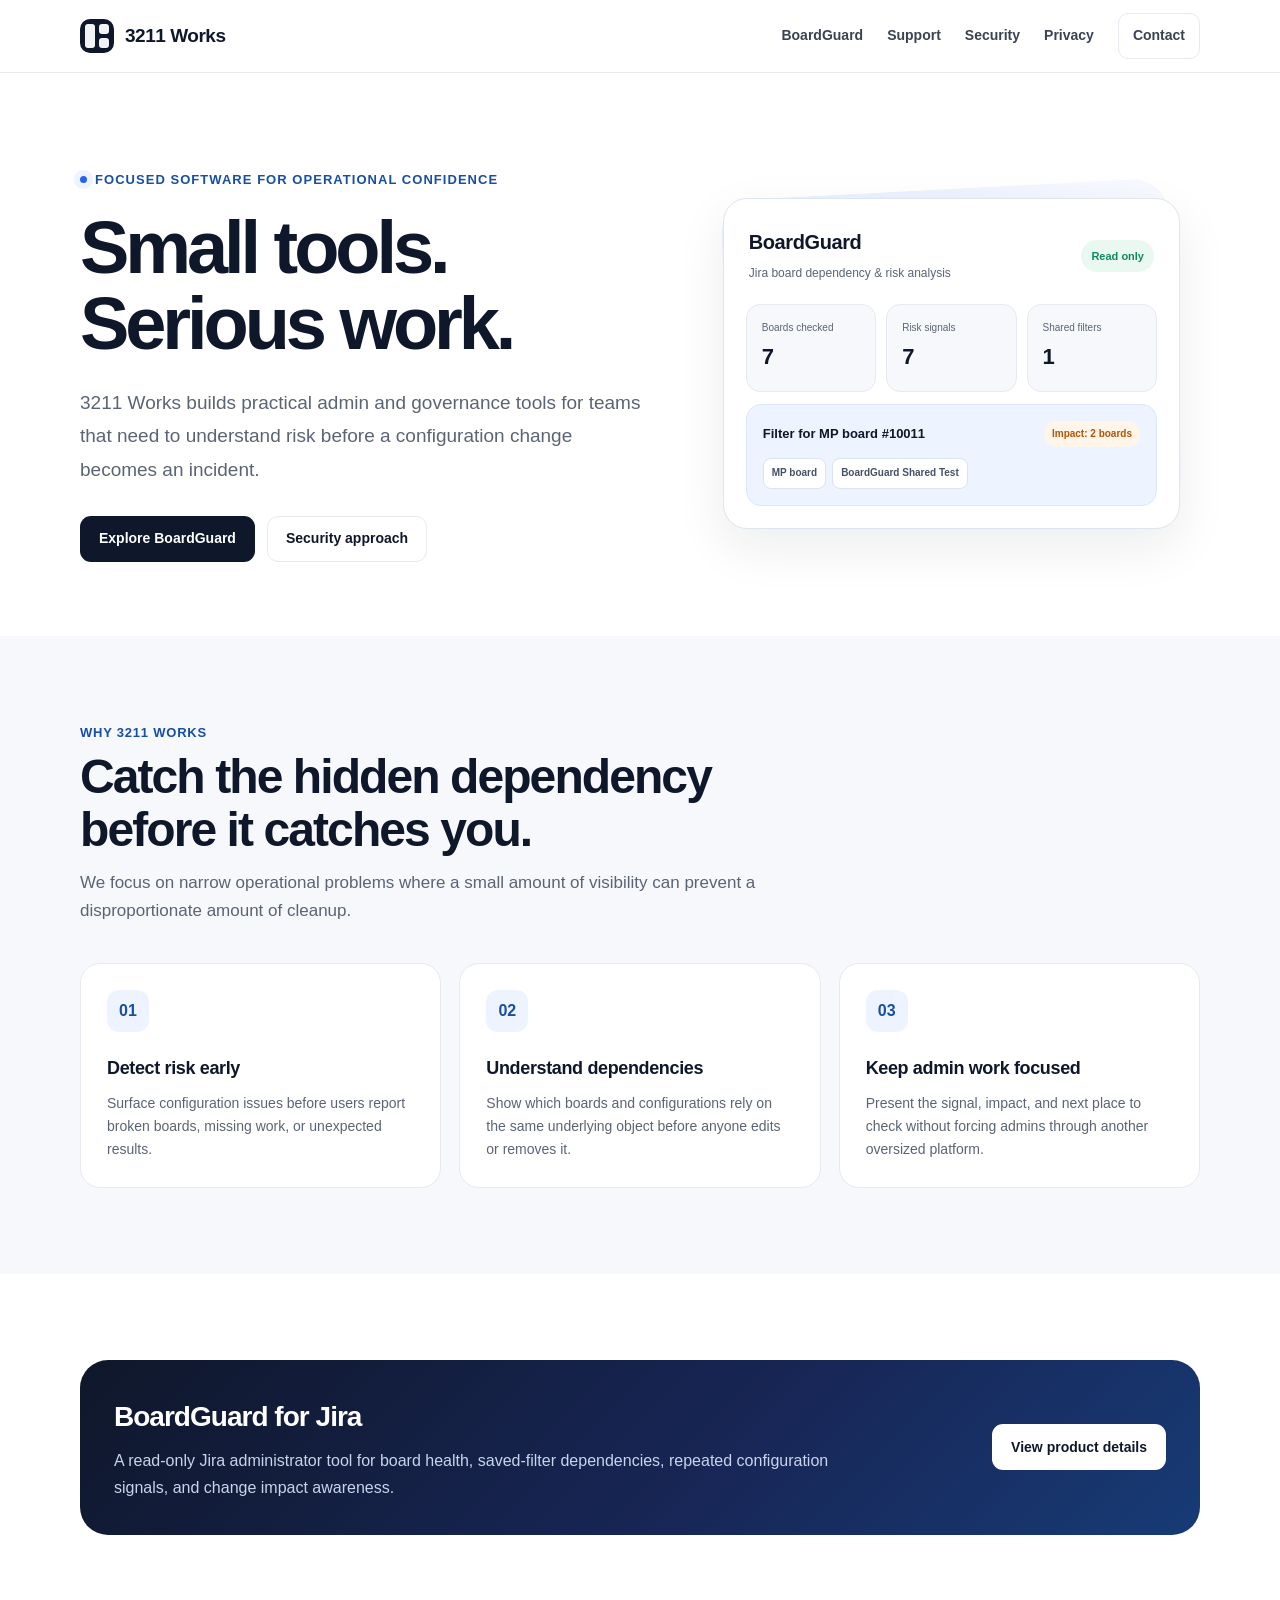
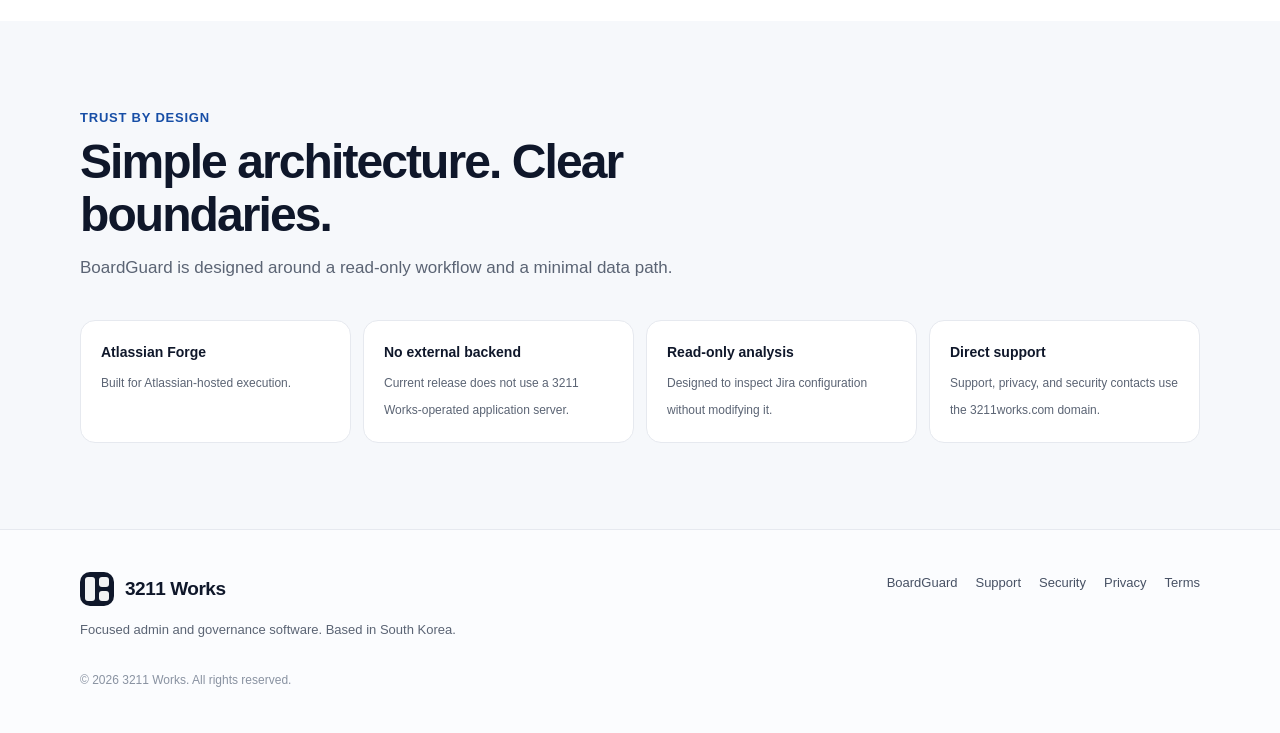
<file: 3211works-site/index.html>
<!doctype html>
<html lang="en">
<head>
  <meta charset="utf-8">
  <meta name="viewport" content="width=device-width, initial-scale=1">
  <title>3211 Works — Focused tools for safer work</title>
  <meta name="description" content="3211 Works creates focused admin and governance tools that help teams detect risks, understand dependencies, and work with confidence.">
  <link rel="stylesheet" href="styles.css">
</head>
<body>
<header class="site-header">
  <div class="container nav">
    <a class="brand" href="index.html" aria-label="3211 Works home">
      <span class="brand-mark" aria-hidden="true"><i></i><i></i><i></i></span>
      <span class="brand-name">3211 Works</span>
    </a>
    <nav class="nav-links" aria-label="Primary navigation">
      <a href="boardguard.html">BoardGuard</a>
      <a href="support.html">Support</a>
      <a href="security.html">Security</a>
      <a href="privacy.html">Privacy</a>
      <a class="nav-cta" href="mailto:support@3211works.com">Contact</a>
    </nav>
  </div>
</header>

<main>
  <section class="hero">
    <div class="container hero-grid">
      <div>
        <div class="eyebrow"><span class="eyebrow-dot"></span>Focused software for operational confidence</div>
        <h1>Small tools.<br>Serious work.</h1>
        <p>3211 Works builds practical admin and governance tools for teams that need to understand risk before a configuration change becomes an incident.</p>
        <div class="actions">
          <a class="button primary" href="boardguard.html">Explore BoardGuard</a>
          <a class="button secondary" href="security.html">Security approach</a>
        </div>
      </div>
      <div class="product-visual" aria-label="BoardGuard product concept">
        <div class="dashboard">
          <div class="dash-head">
            <div class="dash-title"><strong>BoardGuard</strong><span>Jira board dependency &amp; risk analysis</span></div>
            <span class="status-pill">Read only</span>
          </div>
          <div class="metric-grid">
            <div class="metric"><small>Boards checked</small><strong>7</strong></div>
            <div class="metric"><small>Risk signals</small><strong>7</strong></div>
            <div class="metric"><small>Shared filters</small><strong>1</strong></div>
          </div>
          <div class="dependency">
            <div class="topline"><strong>Filter for MP board #10011</strong><span class="risk">Impact: 2 boards</span></div>
            <div class="board-tags"><span>MP board</span><span>BoardGuard Shared Test</span></div>
          </div>
        </div>
      </div>
    </div>
  </section>

  <section class="section soft">
    <div class="container">
      <div class="section-header">
        <div class="kicker">Why 3211 Works</div>
        <h2>Catch the hidden dependency before it catches you.</h2>
        <p>We focus on narrow operational problems where a small amount of visibility can prevent a disproportionate amount of cleanup.</p>
      </div>
      <div class="cards">
        <article class="card"><div class="card-icon">01</div><h3>Detect risk early</h3><p>Surface configuration issues before users report broken boards, missing work, or unexpected results.</p></article>
        <article class="card"><div class="card-icon">02</div><h3>Understand dependencies</h3><p>Show which boards and configurations rely on the same underlying object before anyone edits or removes it.</p></article>
        <article class="card"><div class="card-icon">03</div><h3>Keep admin work focused</h3><p>Present the signal, impact, and next place to check without forcing admins through another oversized platform.</p></article>
      </div>
    </div>
  </section>

  <section class="section">
    <div class="container">
      <div class="product-band">
        <div>
          <h3>BoardGuard for Jira</h3>
          <p>A read-only Jira administrator tool for board health, saved-filter dependencies, repeated configuration signals, and change impact awareness.</p>
        </div>
        <a class="button" href="boardguard.html">View product details</a>
      </div>
    </div>
  </section>

  <section class="section soft">
    <div class="container">
      <div class="section-header">
        <div class="kicker">Trust by design</div>
        <h2>Simple architecture. Clear boundaries.</h2>
        <p>BoardGuard is designed around a read-only workflow and a minimal data path.</p>
      </div>
      <div class="trust-grid">
        <div class="trust-item"><strong>Atlassian Forge</strong><span>Built for Atlassian-hosted execution.</span></div>
        <div class="trust-item"><strong>No external backend</strong><span>Current release does not use a 3211 Works-operated application server.</span></div>
        <div class="trust-item"><strong>Read-only analysis</strong><span>Designed to inspect Jira configuration without modifying it.</span></div>
        <div class="trust-item"><strong>Direct support</strong><span>Support, privacy, and security contacts use the 3211works.com domain.</span></div>
      </div>
    </div>
  </section>
</main>

<footer class="site-footer">
  <div class="container">
    <div class="footer-grid">
      <div class="footer-brand">
        <a class="brand" href="index.html"><span class="brand-mark" aria-hidden="true"><i></i><i></i><i></i></span><span class="brand-name">3211 Works</span></a>
        <p>Focused admin and governance software. Based in South Korea.</p>
      </div>
      <div class="footer-links">
        <a href="boardguard.html">BoardGuard</a><a href="support.html">Support</a><a href="security.html">Security</a><a href="privacy.html">Privacy</a><a href="terms.html">Terms</a>
      </div>
    </div>
    <div class="copyright">© 2026 3211 Works. All rights reserved.</div>
  </div>
</footer>
</body>
</html>
</file>
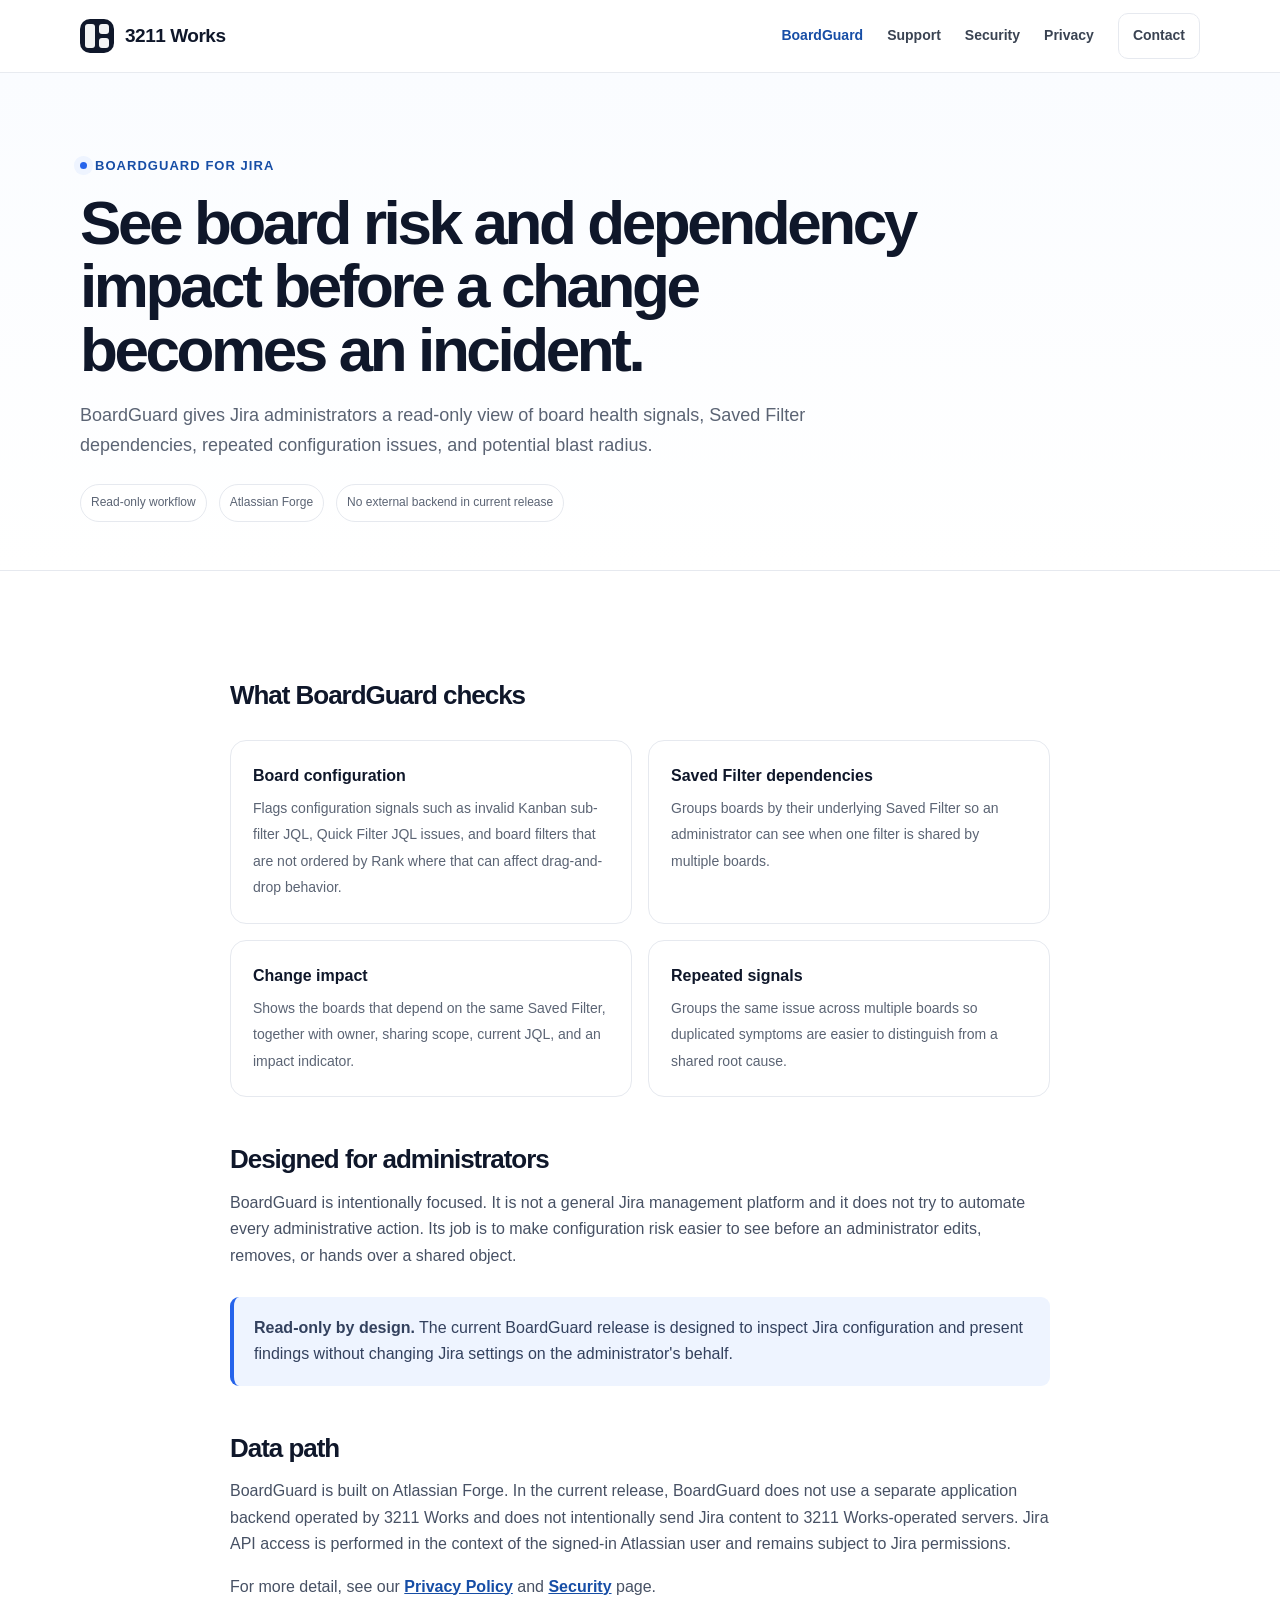
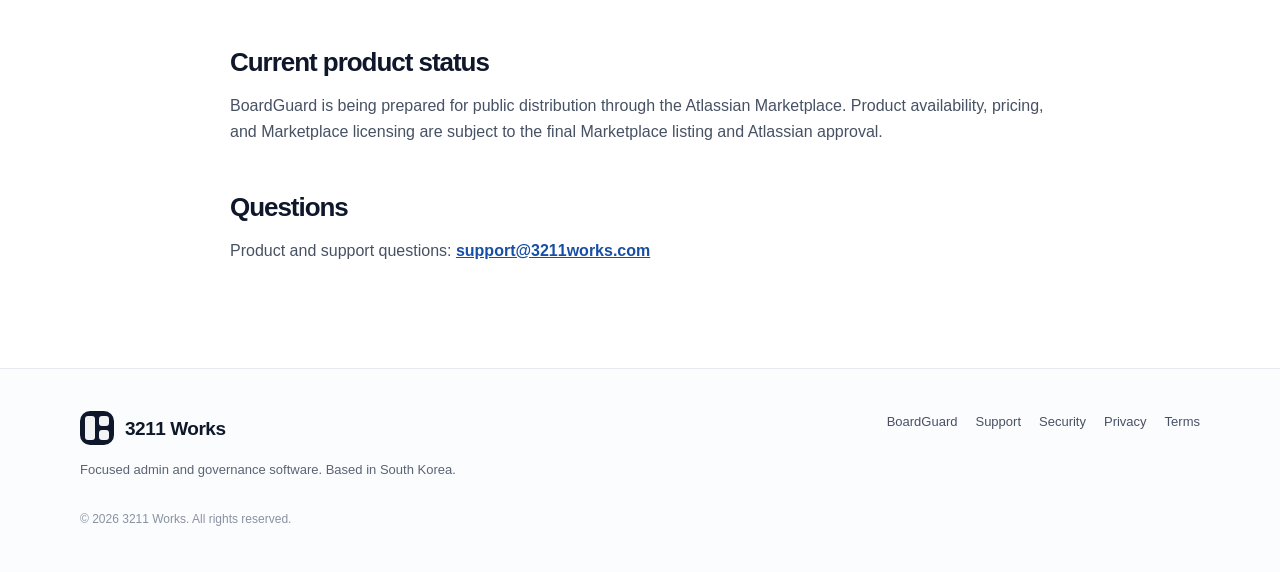
<file: 3211works-site/boardguard.html>
<!doctype html>
<html lang="en">
<head>
  <meta charset="utf-8">
  <meta name="viewport" content="width=device-width, initial-scale=1">
  <title>BoardGuard for Jira — 3211 Works</title>
  <meta name="description" content="BoardGuard is a read-only Jira administrator tool for board health, saved-filter dependencies, repeated configuration signals, and change impact awareness.">
  <link rel="stylesheet" href="styles.css">
</head>
<body>
<header class="site-header"><div class="container nav"><a class="brand" href="index.html"><span class="brand-mark" aria-hidden="true"><i></i><i></i><i></i></span><span class="brand-name">3211 Works</span></a><nav class="nav-links"><a href="boardguard.html" aria-current="page">BoardGuard</a><a href="support.html">Support</a><a href="security.html">Security</a><a href="privacy.html">Privacy</a><a class="nav-cta" href="mailto:support@3211works.com">Contact</a></nav></div></header>
<main>
  <section class="page-hero"><div class="container"><div class="eyebrow"><span class="eyebrow-dot"></span>BoardGuard for Jira</div><h1>See board risk and dependency impact before a change becomes an incident.</h1><p>BoardGuard gives Jira administrators a read-only view of board health signals, Saved Filter dependencies, repeated configuration issues, and potential blast radius.</p><div class="meta-row"><span class="meta-chip">Read-only workflow</span><span class="meta-chip">Atlassian Forge</span><span class="meta-chip">No external backend in current release</span></div></div></section>
  <div class="container prose">
    <h2>What BoardGuard checks</h2>
    <div class="spec-grid">
      <div class="spec"><strong>Board configuration</strong><span>Flags configuration signals such as invalid Kanban sub-filter JQL, Quick Filter JQL issues, and board filters that are not ordered by Rank where that can affect drag-and-drop behavior.</span></div>
      <div class="spec"><strong>Saved Filter dependencies</strong><span>Groups boards by their underlying Saved Filter so an administrator can see when one filter is shared by multiple boards.</span></div>
      <div class="spec"><strong>Change impact</strong><span>Shows the boards that depend on the same Saved Filter, together with owner, sharing scope, current JQL, and an impact indicator.</span></div>
      <div class="spec"><strong>Repeated signals</strong><span>Groups the same issue across multiple boards so duplicated symptoms are easier to distinguish from a shared root cause.</span></div>
    </div>

    <h2>Designed for administrators</h2>
    <p>BoardGuard is intentionally focused. It is not a general Jira management platform and it does not try to automate every administrative action. Its job is to make configuration risk easier to see before an administrator edits, removes, or hands over a shared object.</p>
    <div class="notice"><strong>Read-only by design.</strong> The current BoardGuard release is designed to inspect Jira configuration and present findings without changing Jira settings on the administrator's behalf.</div>

    <h2>Data path</h2>
    <p>BoardGuard is built on Atlassian Forge. In the current release, BoardGuard does not use a separate application backend operated by 3211 Works and does not intentionally send Jira content to 3211 Works-operated servers. Jira API access is performed in the context of the signed-in Atlassian user and remains subject to Jira permissions.</p>
    <p>For more detail, see our <a href="privacy.html">Privacy Policy</a> and <a href="security.html">Security</a> page.</p>

    <h2>Current product status</h2>
    <p>BoardGuard is being prepared for public distribution through the Atlassian Marketplace. Product availability, pricing, and Marketplace licensing are subject to the final Marketplace listing and Atlassian approval.</p>

    <h2>Questions</h2>
    <p>Product and support questions: <a href="mailto:support@3211works.com">support@3211works.com</a></p>
  </div>
</main>
<footer class="site-footer"><div class="container"><div class="footer-grid"><div class="footer-brand"><a class="brand" href="index.html"><span class="brand-mark" aria-hidden="true"><i></i><i></i><i></i></span><span class="brand-name">3211 Works</span></a><p>Focused admin and governance software. Based in South Korea.</p></div><div class="footer-links"><a href="boardguard.html">BoardGuard</a><a href="support.html">Support</a><a href="security.html">Security</a><a href="privacy.html">Privacy</a><a href="terms.html">Terms</a></div></div><div class="copyright">© 2026 3211 Works. All rights reserved.</div></div></footer>
</body>
</html>
</file>
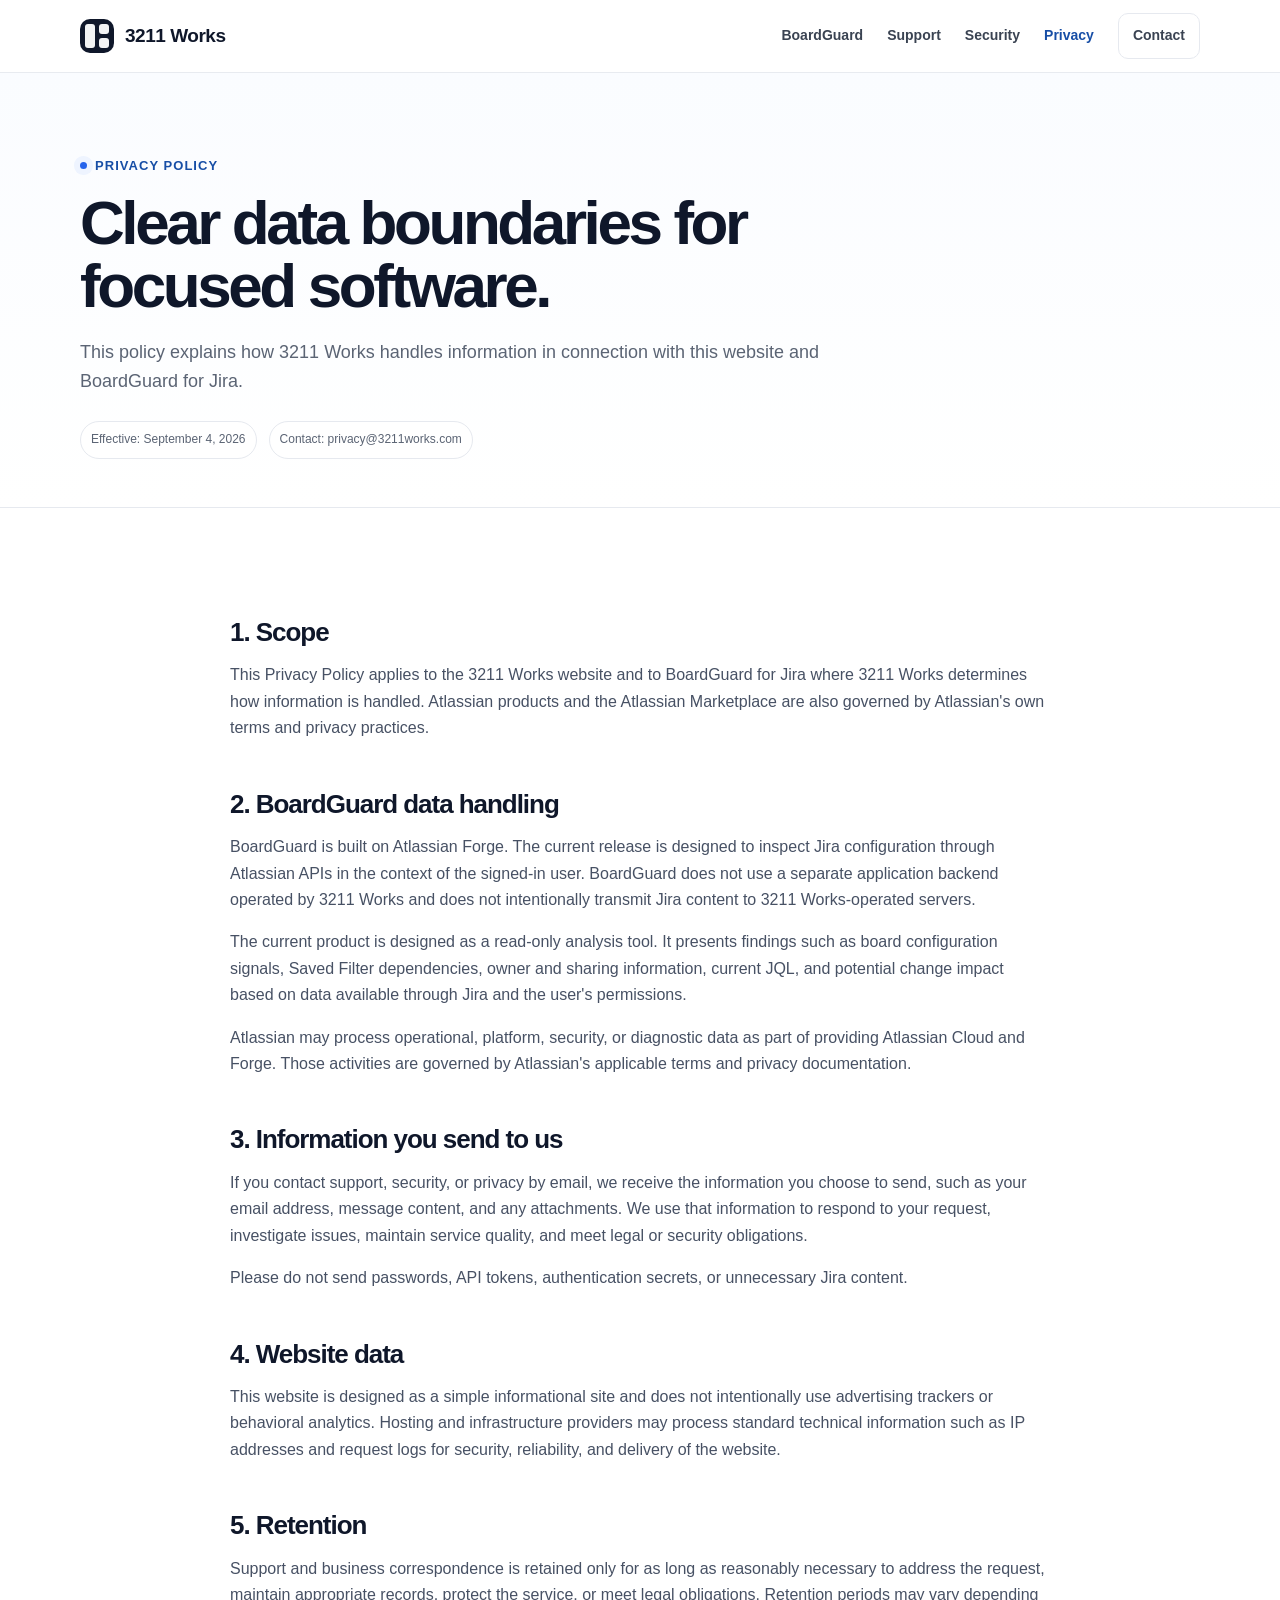
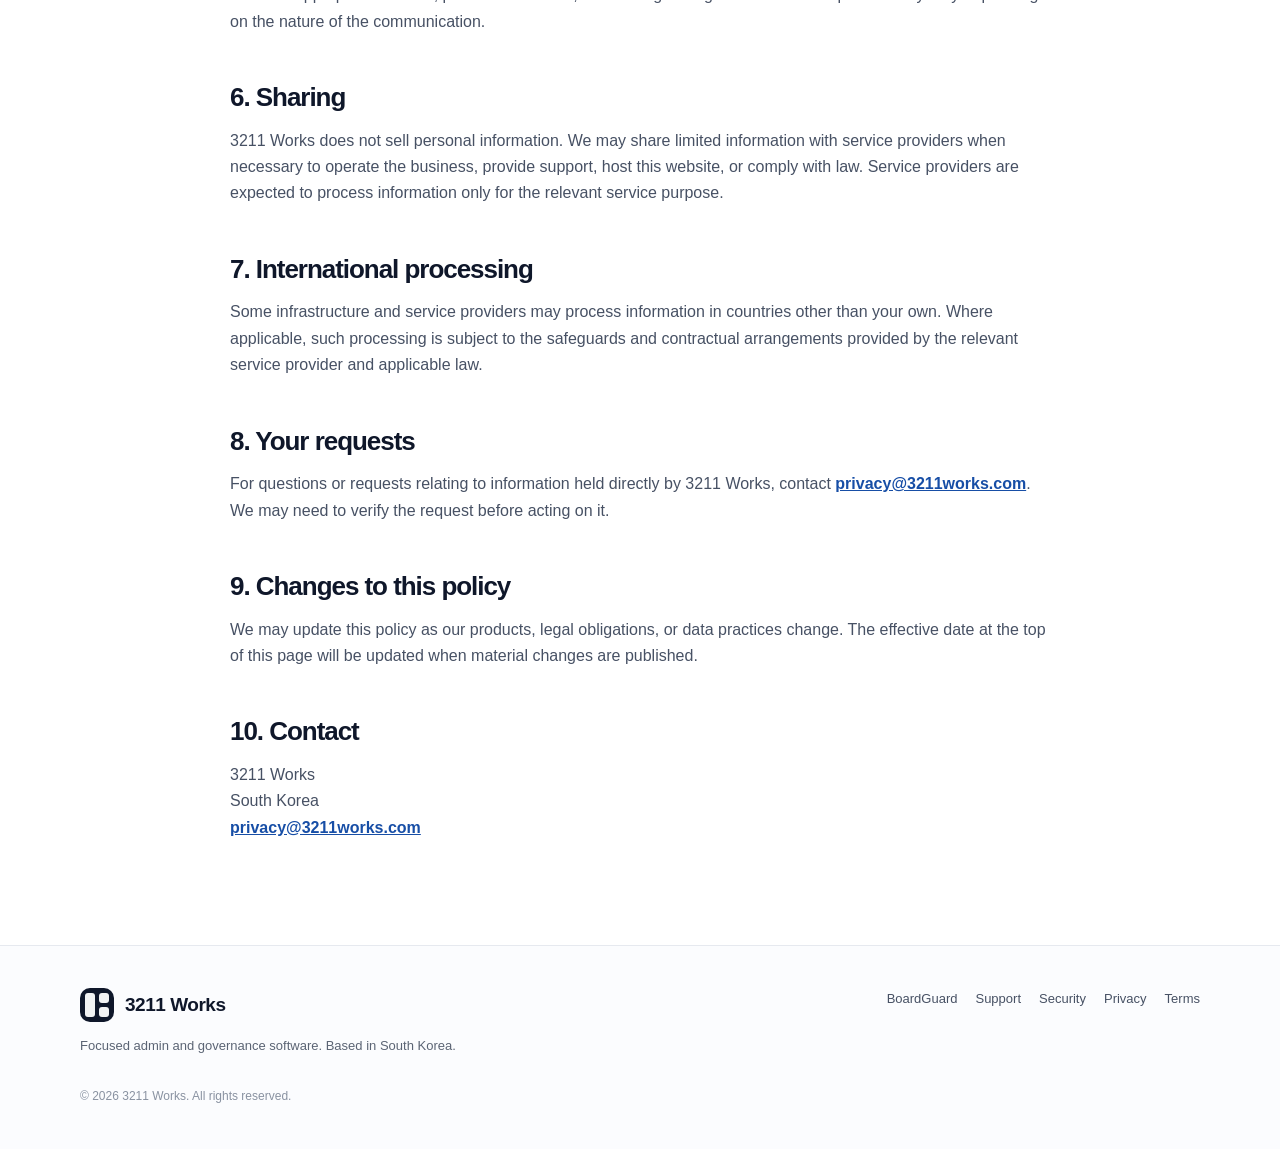
<file: 3211works-site/privacy.html>
<!doctype html>
<html lang="en">
<head>
  <meta charset="utf-8">
  <meta name="viewport" content="width=device-width, initial-scale=1">
  <title>Privacy Policy — 3211 Works</title>
  <meta name="description" content="Privacy Policy for 3211 Works and BoardGuard for Jira.">
  <link rel="stylesheet" href="styles.css">
</head>
<body>
<header class="site-header"><div class="container nav"><a class="brand" href="index.html"><span class="brand-mark" aria-hidden="true"><i></i><i></i><i></i></span><span class="brand-name">3211 Works</span></a><nav class="nav-links"><a href="boardguard.html">BoardGuard</a><a href="support.html">Support</a><a href="security.html">Security</a><a href="privacy.html" aria-current="page">Privacy</a><a class="nav-cta" href="mailto:privacy@3211works.com">Contact</a></nav></div></header>
<main>
  <section class="page-hero"><div class="container"><div class="eyebrow"><span class="eyebrow-dot"></span>Privacy Policy</div><h1>Clear data boundaries for focused software.</h1><p>This policy explains how 3211 Works handles information in connection with this website and BoardGuard for Jira.</p><div class="meta-row"><span class="meta-chip">Effective: September 4, 2026</span><span class="meta-chip">Contact: privacy@3211works.com</span></div></div></section>
  <div class="container prose">
    <h2>1. Scope</h2>
    <p>This Privacy Policy applies to the 3211 Works website and to BoardGuard for Jira where 3211 Works determines how information is handled. Atlassian products and the Atlassian Marketplace are also governed by Atlassian's own terms and privacy practices.</p>

    <h2>2. BoardGuard data handling</h2>
    <p>BoardGuard is built on Atlassian Forge. The current release is designed to inspect Jira configuration through Atlassian APIs in the context of the signed-in user. BoardGuard does not use a separate application backend operated by 3211 Works and does not intentionally transmit Jira content to 3211 Works-operated servers.</p>
    <p>The current product is designed as a read-only analysis tool. It presents findings such as board configuration signals, Saved Filter dependencies, owner and sharing information, current JQL, and potential change impact based on data available through Jira and the user's permissions.</p>
    <p>Atlassian may process operational, platform, security, or diagnostic data as part of providing Atlassian Cloud and Forge. Those activities are governed by Atlassian's applicable terms and privacy documentation.</p>

    <h2>3. Information you send to us</h2>
    <p>If you contact support, security, or privacy by email, we receive the information you choose to send, such as your email address, message content, and any attachments. We use that information to respond to your request, investigate issues, maintain service quality, and meet legal or security obligations.</p>
    <p>Please do not send passwords, API tokens, authentication secrets, or unnecessary Jira content.</p>

    <h2>4. Website data</h2>
    <p>This website is designed as a simple informational site and does not intentionally use advertising trackers or behavioral analytics. Hosting and infrastructure providers may process standard technical information such as IP addresses and request logs for security, reliability, and delivery of the website.</p>

    <h2>5. Retention</h2>
    <p>Support and business correspondence is retained only for as long as reasonably necessary to address the request, maintain appropriate records, protect the service, or meet legal obligations. Retention periods may vary depending on the nature of the communication.</p>

    <h2>6. Sharing</h2>
    <p>3211 Works does not sell personal information. We may share limited information with service providers when necessary to operate the business, provide support, host this website, or comply with law. Service providers are expected to process information only for the relevant service purpose.</p>

    <h2>7. International processing</h2>
    <p>Some infrastructure and service providers may process information in countries other than your own. Where applicable, such processing is subject to the safeguards and contractual arrangements provided by the relevant service provider and applicable law.</p>

    <h2>8. Your requests</h2>
    <p>For questions or requests relating to information held directly by 3211 Works, contact <a href="mailto:privacy@3211works.com">privacy@3211works.com</a>. We may need to verify the request before acting on it.</p>

    <h2>9. Changes to this policy</h2>
    <p>We may update this policy as our products, legal obligations, or data practices change. The effective date at the top of this page will be updated when material changes are published.</p>

    <h2>10. Contact</h2>
    <p>3211 Works<br>South Korea<br><a href="mailto:privacy@3211works.com">privacy@3211works.com</a></p>
  </div>
</main>
<footer class="site-footer"><div class="container"><div class="footer-grid"><div class="footer-brand"><a class="brand" href="index.html"><span class="brand-mark" aria-hidden="true"><i></i><i></i><i></i></span><span class="brand-name">3211 Works</span></a><p>Focused admin and governance software. Based in South Korea.</p></div><div class="footer-links"><a href="boardguard.html">BoardGuard</a><a href="support.html">Support</a><a href="security.html">Security</a><a href="privacy.html">Privacy</a><a href="terms.html">Terms</a></div></div><div class="copyright">© 2026 3211 Works. All rights reserved.</div></div></footer>
</body>
</html>
</file>
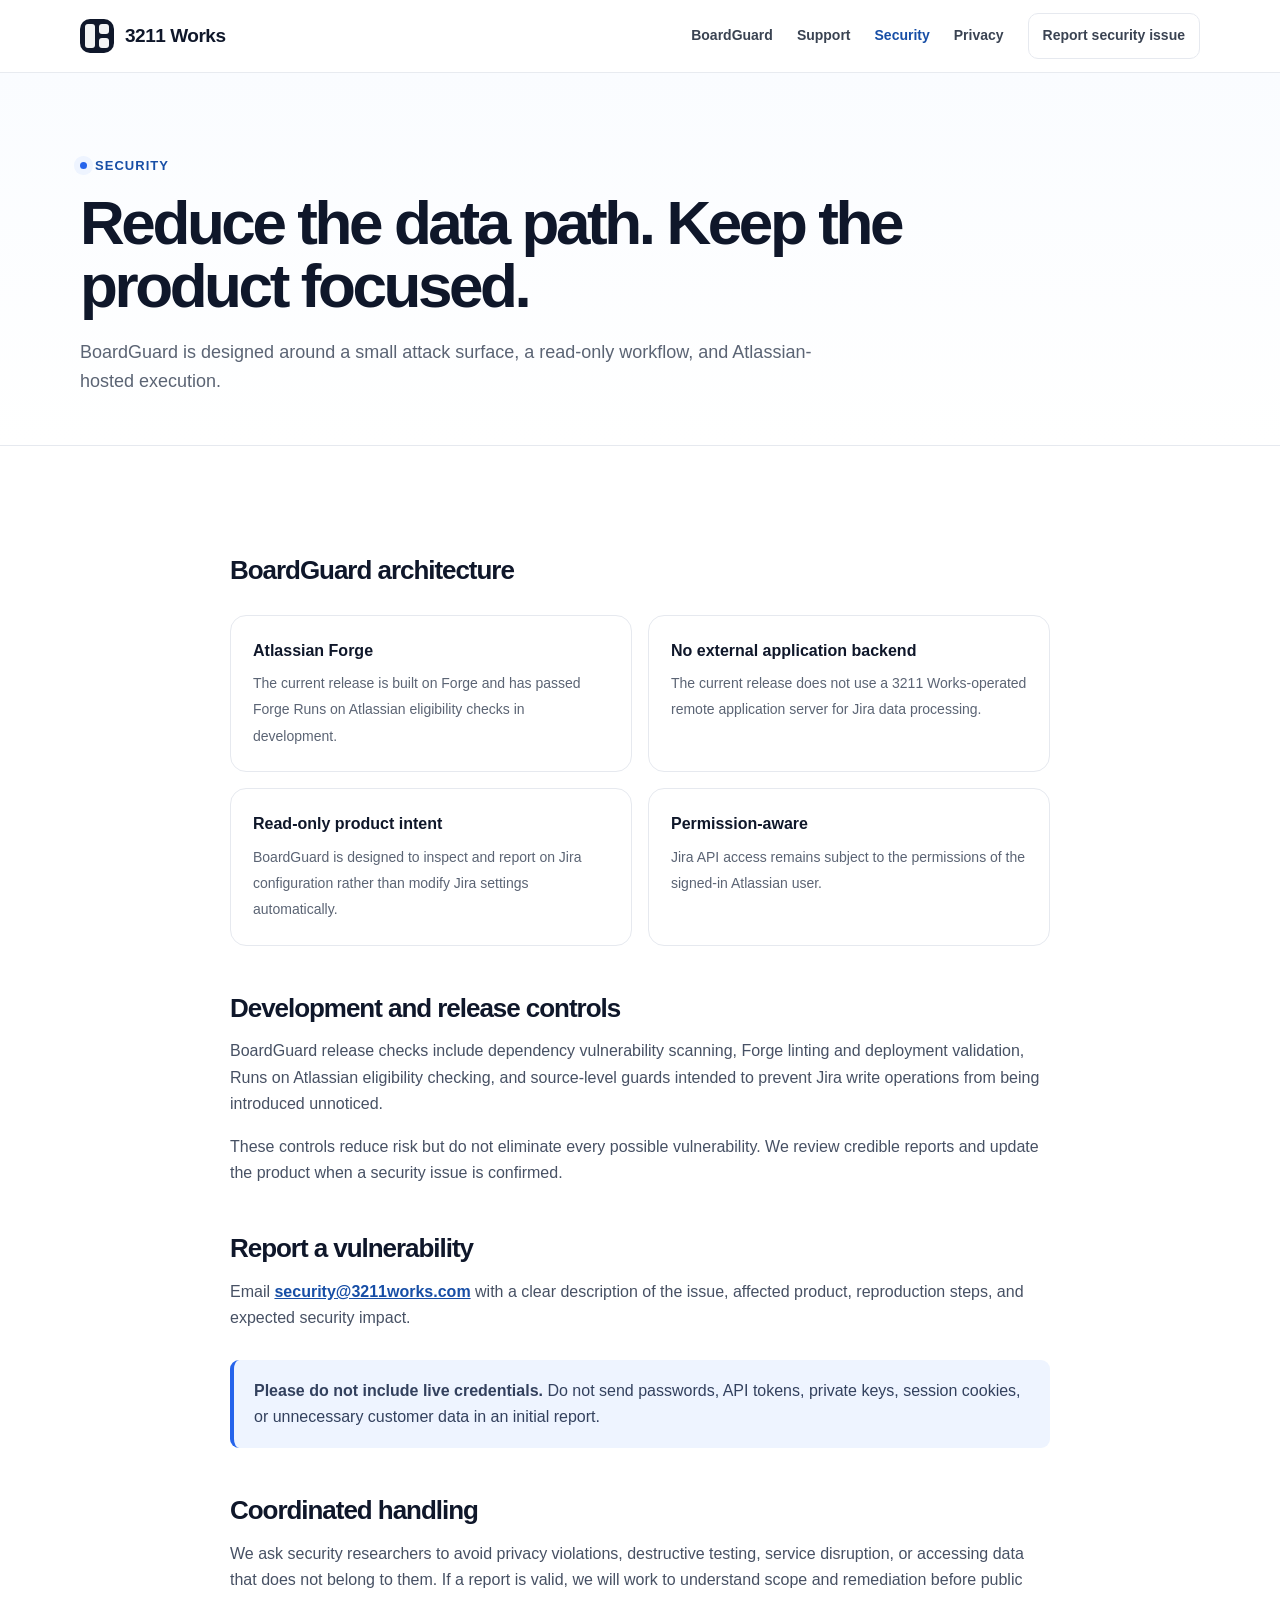
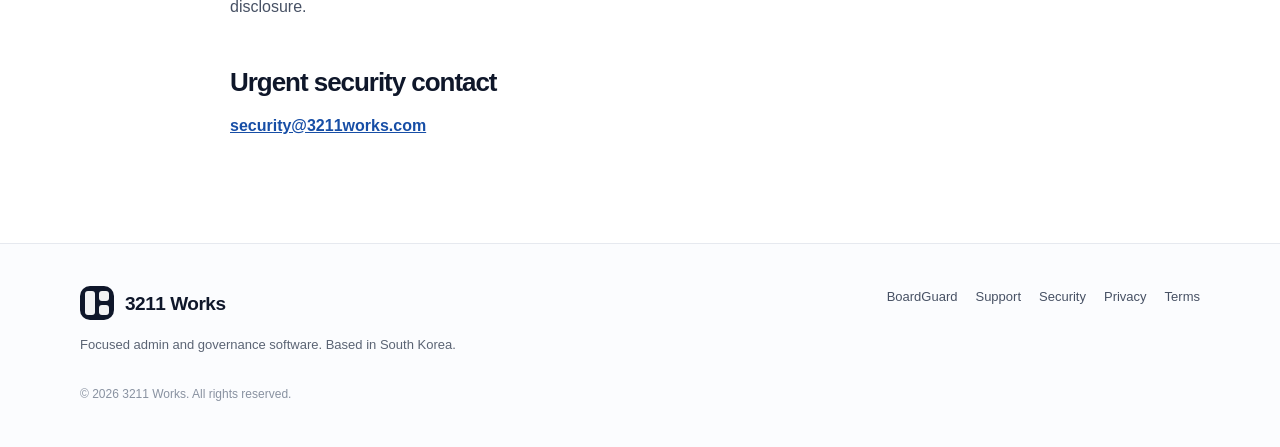
<file: 3211works-site/security.html>
<!doctype html>
<html lang="en">
<head>
  <meta charset="utf-8">
  <meta name="viewport" content="width=device-width, initial-scale=1">
  <title>Security — 3211 Works</title>
  <meta name="description" content="Security information and vulnerability reporting for 3211 Works and BoardGuard for Jira.">
  <link rel="stylesheet" href="styles.css">
</head>
<body>
<header class="site-header"><div class="container nav"><a class="brand" href="index.html"><span class="brand-mark" aria-hidden="true"><i></i><i></i><i></i></span><span class="brand-name">3211 Works</span></a><nav class="nav-links"><a href="boardguard.html">BoardGuard</a><a href="support.html">Support</a><a href="security.html" aria-current="page">Security</a><a href="privacy.html">Privacy</a><a class="nav-cta" href="mailto:security@3211works.com">Report security issue</a></nav></div></header>
<main>
  <section class="page-hero"><div class="container"><div class="eyebrow"><span class="eyebrow-dot"></span>Security</div><h1>Reduce the data path. Keep the product focused.</h1><p>BoardGuard is designed around a small attack surface, a read-only workflow, and Atlassian-hosted execution.</p></div></section>
  <div class="container prose">
    <h2>BoardGuard architecture</h2>
    <div class="spec-grid">
      <div class="spec"><strong>Atlassian Forge</strong><span>The current release is built on Forge and has passed Forge Runs on Atlassian eligibility checks in development.</span></div>
      <div class="spec"><strong>No external application backend</strong><span>The current release does not use a 3211 Works-operated remote application server for Jira data processing.</span></div>
      <div class="spec"><strong>Read-only product intent</strong><span>BoardGuard is designed to inspect and report on Jira configuration rather than modify Jira settings automatically.</span></div>
      <div class="spec"><strong>Permission-aware</strong><span>Jira API access remains subject to the permissions of the signed-in Atlassian user.</span></div>
    </div>

    <h2>Development and release controls</h2>
    <p>BoardGuard release checks include dependency vulnerability scanning, Forge linting and deployment validation, Runs on Atlassian eligibility checking, and source-level guards intended to prevent Jira write operations from being introduced unnoticed.</p>
    <p>These controls reduce risk but do not eliminate every possible vulnerability. We review credible reports and update the product when a security issue is confirmed.</p>

    <h2>Report a vulnerability</h2>
    <p>Email <a href="mailto:security@3211works.com">security@3211works.com</a> with a clear description of the issue, affected product, reproduction steps, and expected security impact.</p>
    <div class="notice"><strong>Please do not include live credentials.</strong> Do not send passwords, API tokens, private keys, session cookies, or unnecessary customer data in an initial report.</div>

    <h2>Coordinated handling</h2>
    <p>We ask security researchers to avoid privacy violations, destructive testing, service disruption, or accessing data that does not belong to them. If a report is valid, we will work to understand scope and remediation before public disclosure.</p>

    <h2>Urgent security contact</h2>
    <p><a href="mailto:security@3211works.com">security@3211works.com</a></p>
  </div>
</main>
<footer class="site-footer"><div class="container"><div class="footer-grid"><div class="footer-brand"><a class="brand" href="index.html"><span class="brand-mark" aria-hidden="true"><i></i><i></i><i></i></span><span class="brand-name">3211 Works</span></a><p>Focused admin and governance software. Based in South Korea.</p></div><div class="footer-links"><a href="boardguard.html">BoardGuard</a><a href="support.html">Support</a><a href="security.html">Security</a><a href="privacy.html">Privacy</a><a href="terms.html">Terms</a></div></div><div class="copyright">© 2026 3211 Works. All rights reserved.</div></div></footer>
</body>
</html>
</file>
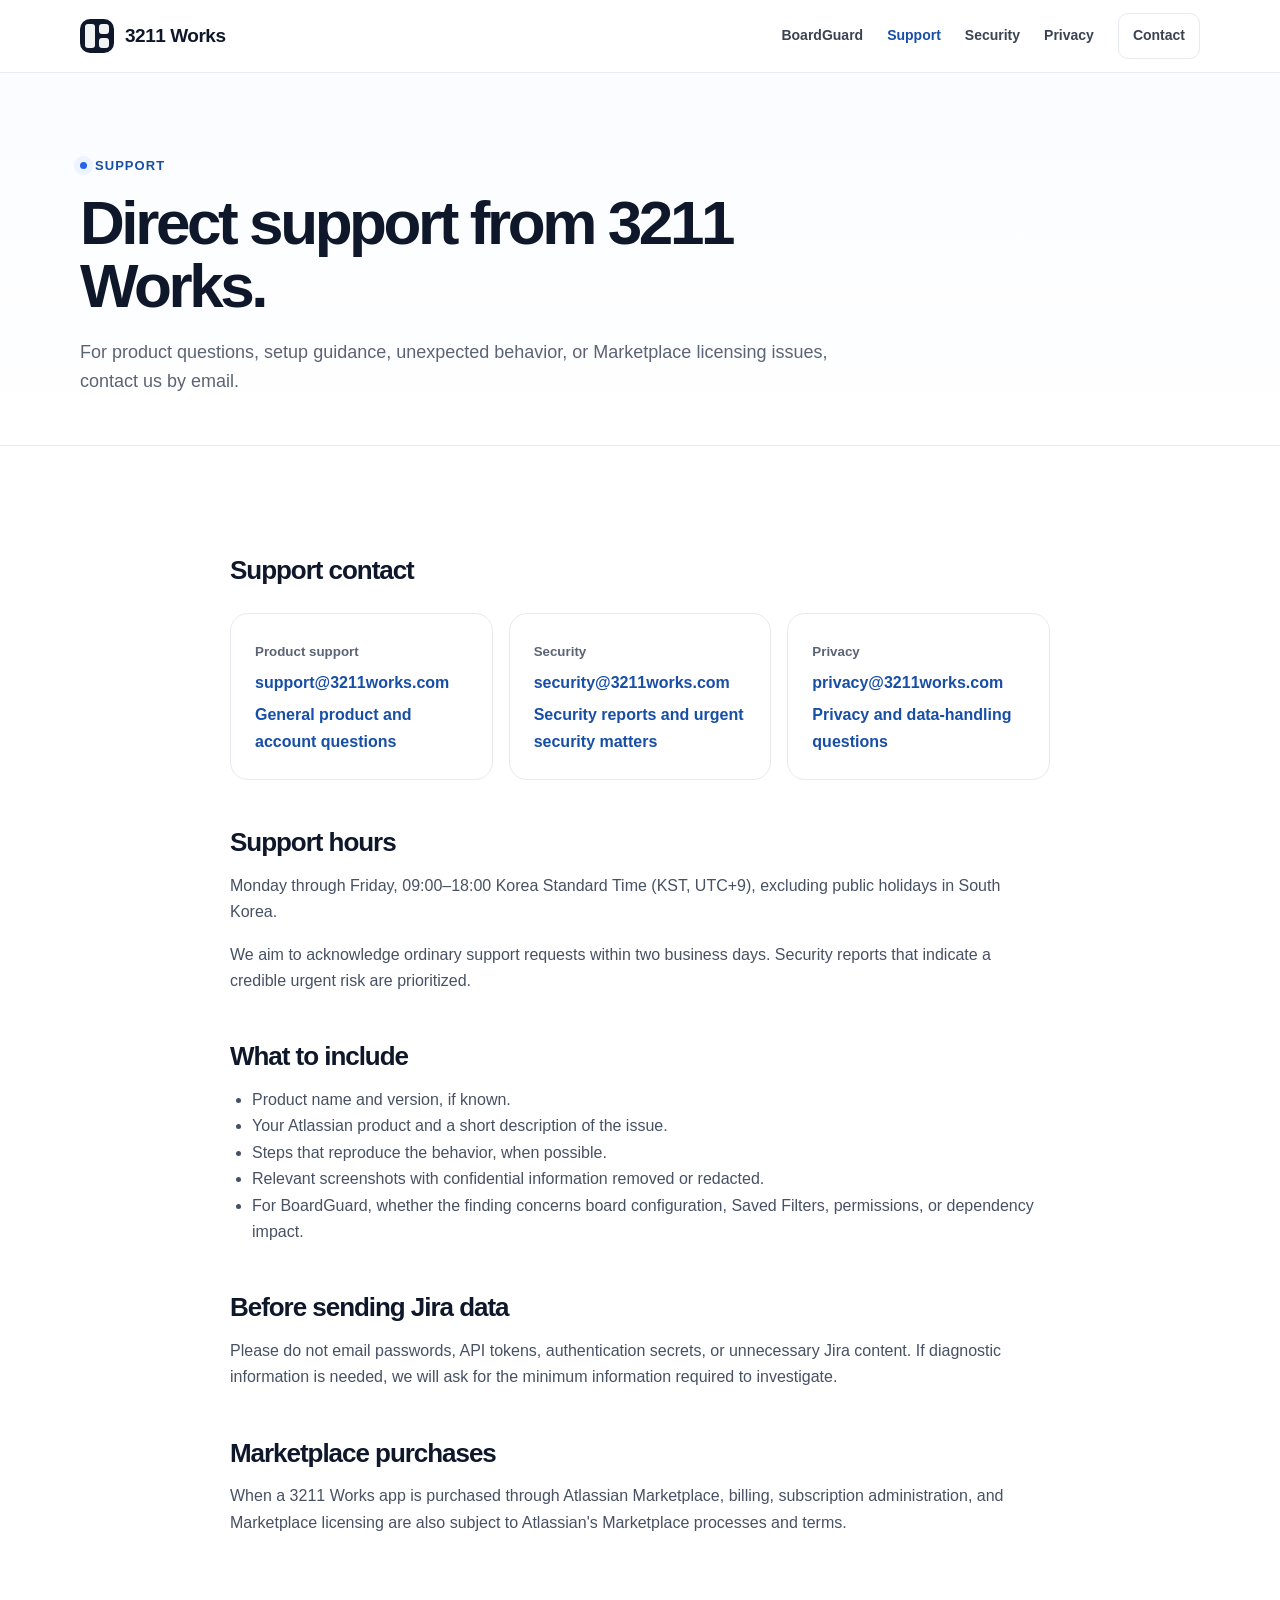
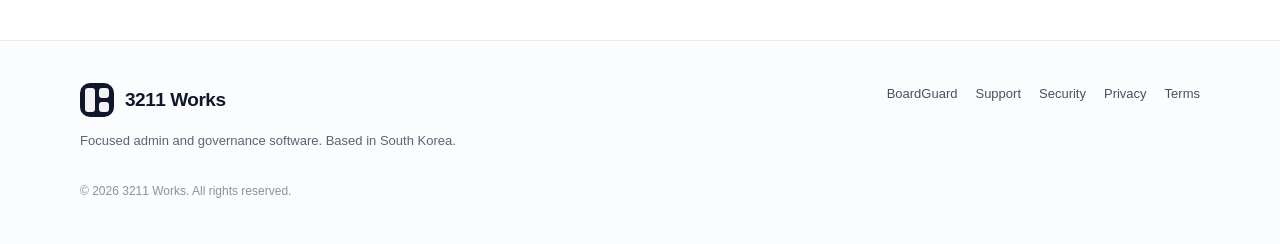
<file: 3211works-site/support.html>
<!doctype html>
<html lang="en">
<head>
  <meta charset="utf-8">
  <meta name="viewport" content="width=device-width, initial-scale=1">
  <title>Support — 3211 Works</title>
  <meta name="description" content="Support information for 3211 Works products, including BoardGuard for Jira.">
  <link rel="stylesheet" href="styles.css">
</head>
<body>
<header class="site-header"><div class="container nav"><a class="brand" href="index.html"><span class="brand-mark" aria-hidden="true"><i></i><i></i><i></i></span><span class="brand-name">3211 Works</span></a><nav class="nav-links"><a href="boardguard.html">BoardGuard</a><a href="support.html" aria-current="page">Support</a><a href="security.html">Security</a><a href="privacy.html">Privacy</a><a class="nav-cta" href="mailto:support@3211works.com">Contact</a></nav></div></header>
<main>
  <section class="page-hero"><div class="container"><div class="eyebrow"><span class="eyebrow-dot"></span>Support</div><h1>Direct support from 3211 Works.</h1><p>For product questions, setup guidance, unexpected behavior, or Marketplace licensing issues, contact us by email.</p></div></section>
  <div class="container prose">
    <h2>Support contact</h2>
    <div class="contact-grid">
      <a class="contact-card" href="mailto:support@3211works.com"><small>Product support</small><strong>support@3211works.com</strong><span>General product and account questions</span></a>
      <a class="contact-card" href="mailto:security@3211works.com"><small>Security</small><strong>security@3211works.com</strong><span>Security reports and urgent security matters</span></a>
      <a class="contact-card" href="mailto:privacy@3211works.com"><small>Privacy</small><strong>privacy@3211works.com</strong><span>Privacy and data-handling questions</span></a>
    </div>

    <h2>Support hours</h2>
    <p>Monday through Friday, 09:00–18:00 Korea Standard Time (KST, UTC+9), excluding public holidays in South Korea.</p>
    <p>We aim to acknowledge ordinary support requests within two business days. Security reports that indicate a credible urgent risk are prioritized.</p>

    <h2>What to include</h2>
    <ul>
      <li>Product name and version, if known.</li>
      <li>Your Atlassian product and a short description of the issue.</li>
      <li>Steps that reproduce the behavior, when possible.</li>
      <li>Relevant screenshots with confidential information removed or redacted.</li>
      <li>For BoardGuard, whether the finding concerns board configuration, Saved Filters, permissions, or dependency impact.</li>
    </ul>

    <h2>Before sending Jira data</h2>
    <p>Please do not email passwords, API tokens, authentication secrets, or unnecessary Jira content. If diagnostic information is needed, we will ask for the minimum information required to investigate.</p>

    <h2>Marketplace purchases</h2>
    <p>When a 3211 Works app is purchased through Atlassian Marketplace, billing, subscription administration, and Marketplace licensing are also subject to Atlassian's Marketplace processes and terms.</p>
  </div>
</main>
<footer class="site-footer"><div class="container"><div class="footer-grid"><div class="footer-brand"><a class="brand" href="index.html"><span class="brand-mark" aria-hidden="true"><i></i><i></i><i></i></span><span class="brand-name">3211 Works</span></a><p>Focused admin and governance software. Based in South Korea.</p></div><div class="footer-links"><a href="boardguard.html">BoardGuard</a><a href="support.html">Support</a><a href="security.html">Security</a><a href="privacy.html">Privacy</a><a href="terms.html">Terms</a></div></div><div class="copyright">© 2026 3211 Works. All rights reserved.</div></div></footer>
</body>
</html>
</file>
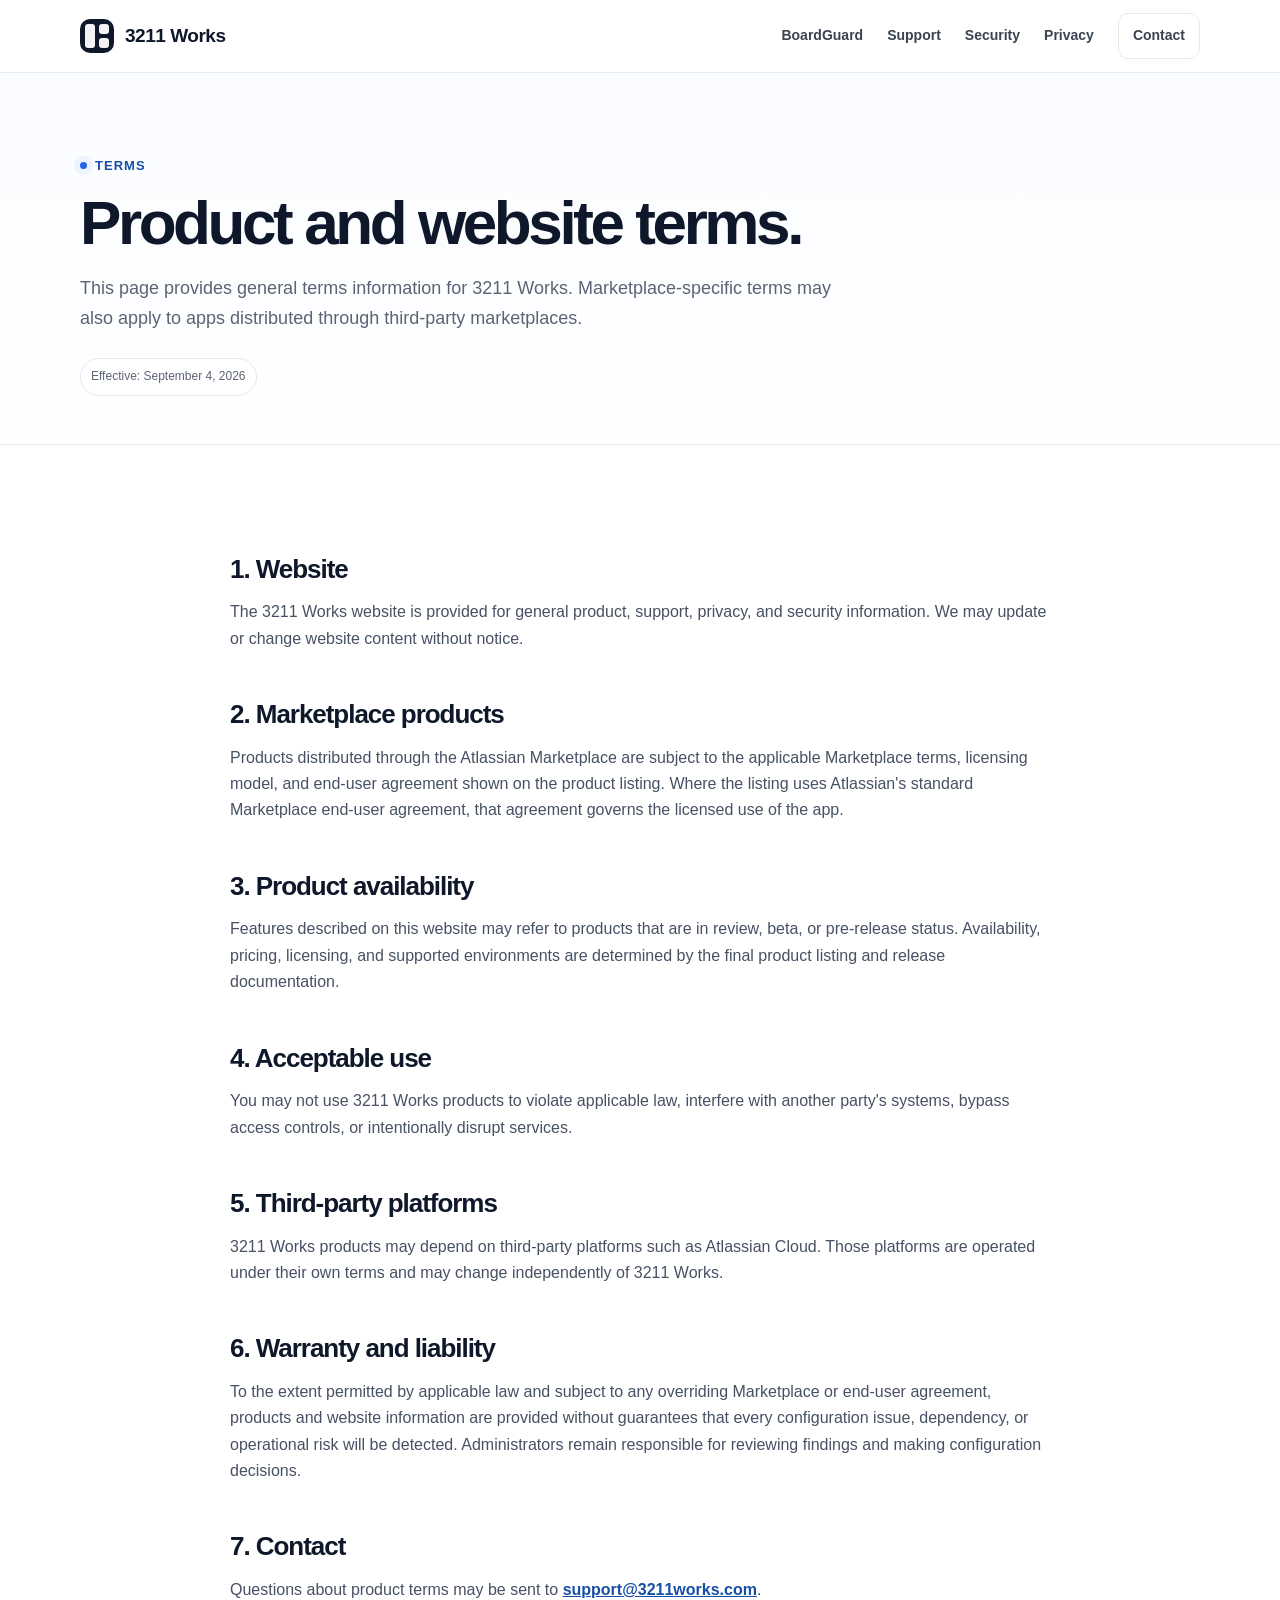
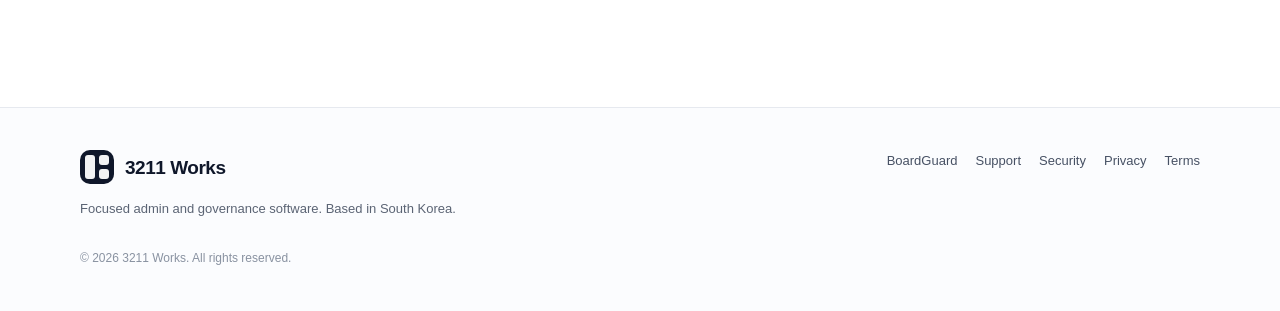
<file: 3211works-site/terms.html>
<!doctype html>
<html lang="en">
<head>
  <meta charset="utf-8">
  <meta name="viewport" content="width=device-width, initial-scale=1">
  <title>Terms — 3211 Works</title>
  <meta name="description" content="General terms information for 3211 Works products and website.">
  <link rel="stylesheet" href="styles.css">
</head>
<body>
<header class="site-header"><div class="container nav"><a class="brand" href="index.html"><span class="brand-mark" aria-hidden="true"><i></i><i></i><i></i></span><span class="brand-name">3211 Works</span></a><nav class="nav-links"><a href="boardguard.html">BoardGuard</a><a href="support.html">Support</a><a href="security.html">Security</a><a href="privacy.html">Privacy</a><a class="nav-cta" href="mailto:support@3211works.com">Contact</a></nav></div></header>
<main>
  <section class="page-hero"><div class="container"><div class="eyebrow"><span class="eyebrow-dot"></span>Terms</div><h1>Product and website terms.</h1><p>This page provides general terms information for 3211 Works. Marketplace-specific terms may also apply to apps distributed through third-party marketplaces.</p><div class="meta-row"><span class="meta-chip">Effective: September 4, 2026</span></div></div></section>
  <div class="container prose">
    <h2>1. Website</h2>
    <p>The 3211 Works website is provided for general product, support, privacy, and security information. We may update or change website content without notice.</p>

    <h2>2. Marketplace products</h2>
    <p>Products distributed through the Atlassian Marketplace are subject to the applicable Marketplace terms, licensing model, and end-user agreement shown on the product listing. Where the listing uses Atlassian's standard Marketplace end-user agreement, that agreement governs the licensed use of the app.</p>

    <h2>3. Product availability</h2>
    <p>Features described on this website may refer to products that are in review, beta, or pre-release status. Availability, pricing, licensing, and supported environments are determined by the final product listing and release documentation.</p>

    <h2>4. Acceptable use</h2>
    <p>You may not use 3211 Works products to violate applicable law, interfere with another party's systems, bypass access controls, or intentionally disrupt services.</p>

    <h2>5. Third-party platforms</h2>
    <p>3211 Works products may depend on third-party platforms such as Atlassian Cloud. Those platforms are operated under their own terms and may change independently of 3211 Works.</p>

    <h2>6. Warranty and liability</h2>
    <p>To the extent permitted by applicable law and subject to any overriding Marketplace or end-user agreement, products and website information are provided without guarantees that every configuration issue, dependency, or operational risk will be detected. Administrators remain responsible for reviewing findings and making configuration decisions.</p>

    <h2>7. Contact</h2>
    <p>Questions about product terms may be sent to <a href="mailto:support@3211works.com">support@3211works.com</a>.</p>
  </div>
</main>
<footer class="site-footer"><div class="container"><div class="footer-grid"><div class="footer-brand"><a class="brand" href="index.html"><span class="brand-mark" aria-hidden="true"><i></i><i></i><i></i></span><span class="brand-name">3211 Works</span></a><p>Focused admin and governance software. Based in South Korea.</p></div><div class="footer-links"><a href="boardguard.html">BoardGuard</a><a href="support.html">Support</a><a href="security.html">Security</a><a href="privacy.html">Privacy</a><a href="terms.html">Terms</a></div></div><div class="copyright">© 2026 3211 Works. All rights reserved.</div></div></footer>
</body>
</html>
</file>
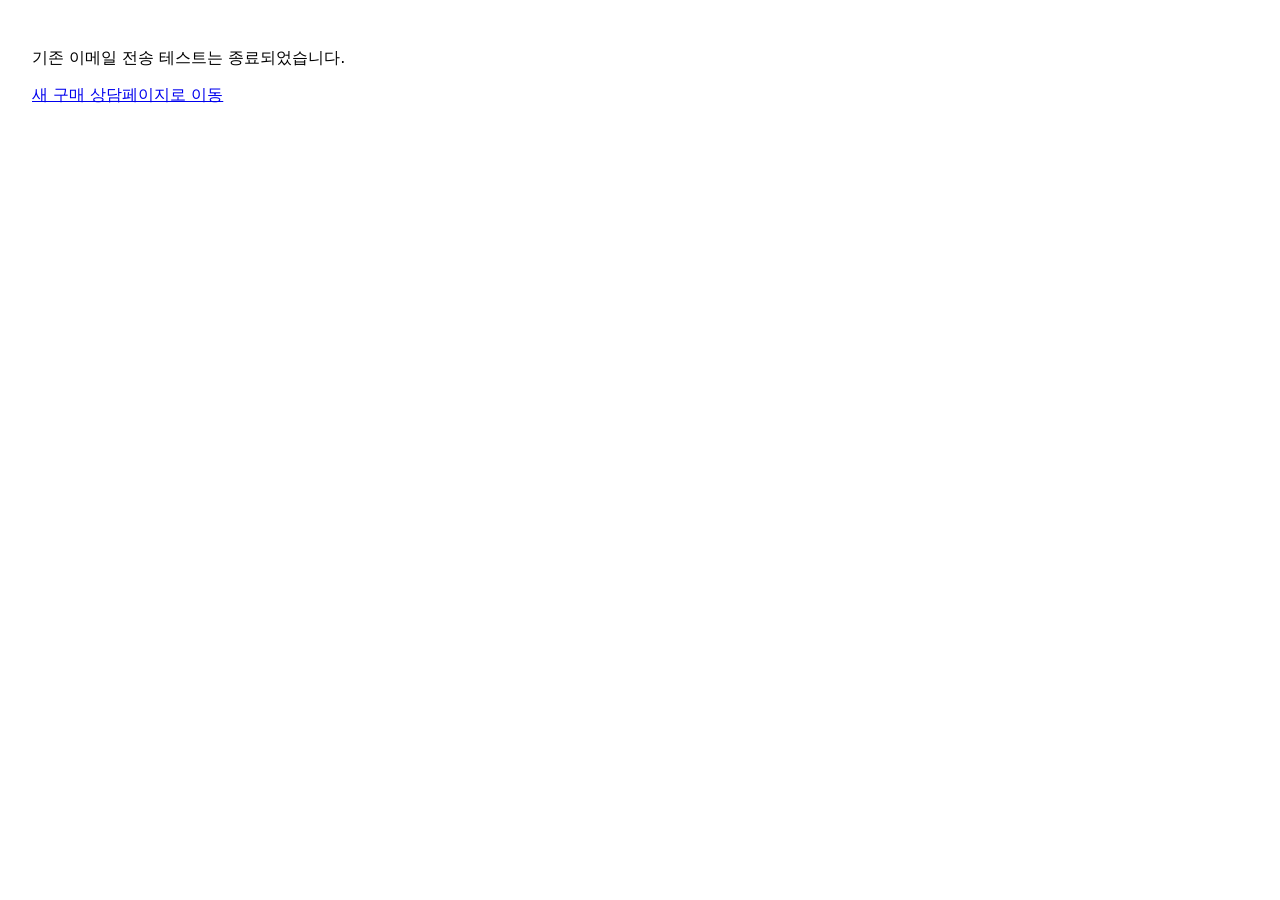
<file: consult/test.html>
<!doctype html><html lang="ko"><meta charset="utf-8"><meta name="viewport" content="width=device-width,initial-scale=1"><meta name="robots" content="noindex"><title>상담 신청 안내</title><body style="font:16px system-ui;padding:24px"><p>기존 이메일 전송 테스트는 종료되었습니다.</p><a href="./">새 구매 상담페이지로 이동</a></body></html>
</file>
<file: 3211works-site/styles.css>
:root {
  --ink: #0f172a;
  --muted: #5b6474;
  --line: #e6e9ef;
  --soft: #f6f8fb;
  --brand: #174ea6;
  --brand-2: #2563eb;
  --brand-soft: #eef4ff;
  --success: #0f8a5f;
  --warning: #b45309;
  --danger: #c2413a;
  --white: #ffffff;
  --radius: 20px;
  --shadow: 0 18px 50px rgba(15, 23, 42, .08);
}

* { box-sizing: border-box; }
html { scroll-behavior: smooth; }
body {
  margin: 0;
  color: var(--ink);
  background: var(--white);
  font-family: Inter, ui-sans-serif, -apple-system, BlinkMacSystemFont, "Segoe UI", Roboto, Helvetica, Arial, sans-serif;
  -webkit-font-smoothing: antialiased;
  line-height: 1.65;
}
a { color: inherit; }
.container { width: min(1120px, calc(100% - 40px)); margin: 0 auto; }

.site-header {
  position: sticky;
  top: 0;
  z-index: 20;
  border-bottom: 1px solid rgba(230, 233, 239, .9);
  background: rgba(255, 255, 255, .94);
  backdrop-filter: blur(16px);
}
.nav { height: 72px; display: flex; align-items: center; justify-content: space-between; gap: 24px; }
.brand { display: inline-flex; align-items: center; gap: 11px; font-weight: 800; text-decoration: none; letter-spacing: -.03em; }
.brand-mark { width: 34px; height: 34px; display: grid; grid-template-columns: 1fr 1fr; gap: 4px; padding: 5px; border-radius: 10px; background: var(--ink); }
.brand-mark i { display: block; border-radius: 3px; background: var(--white); opacity: .95; }
.brand-mark i:nth-child(1) { grid-row: span 2; }
.brand-name { font-size: 19px; }
.nav-links { display: flex; align-items: center; gap: 24px; font-size: 14px; font-weight: 650; color: #3a4352; }
.nav-links a { text-decoration: none; }
.nav-links a:hover, .nav-links a[aria-current="page"] { color: var(--brand); }
.nav-cta { padding: 10px 14px; border: 1px solid var(--line); border-radius: 10px; background: var(--white); }

.hero { padding: 92px 0 74px; overflow: hidden; }
.hero-grid { display: grid; grid-template-columns: 1.06fr .94fr; align-items: center; gap: 62px; }
.eyebrow { display: inline-flex; align-items: center; gap: 8px; margin-bottom: 20px; color: var(--brand); font-size: 13px; font-weight: 800; letter-spacing: .08em; text-transform: uppercase; }
.eyebrow-dot { width: 7px; height: 7px; border-radius: 99px; background: var(--brand-2); box-shadow: 0 0 0 6px var(--brand-soft); }
h1 { margin: 0; font-size: clamp(44px, 6vw, 74px); line-height: 1.02; letter-spacing: -.055em; }
.hero p { margin: 25px 0 30px; max-width: 690px; color: var(--muted); font-size: 19px; line-height: 1.75; }
.actions { display: flex; flex-wrap: wrap; gap: 12px; }
.button { display: inline-flex; align-items: center; justify-content: center; min-height: 46px; padding: 0 18px; border-radius: 11px; font-weight: 750; font-size: 14px; text-decoration: none; border: 1px solid transparent; transition: .2s ease; }
.button.primary { color: var(--white); background: var(--ink); }
.button.primary:hover { transform: translateY(-1px); background: #1e293b; }
.button.secondary { border-color: var(--line); background: var(--white); }
.button.secondary:hover { border-color: #cbd2dc; background: var(--soft); }

.product-visual { position: relative; padding: 20px; }
.product-visual::before { content: ""; position: absolute; inset: 3% 5% 8%; background: radial-gradient(circle at 30% 20%, #e8f0ff, transparent 62%), linear-gradient(145deg, #f2f6ff, #fbfcff); border-radius: 36px; transform: rotate(-3deg); }
.dashboard { position: relative; padding: 22px; border: 1px solid #dfe5ee; border-radius: 24px; background: var(--white); box-shadow: var(--shadow); }
.dash-head { display: flex; justify-content: space-between; align-items: center; padding: 5px 3px 18px; }
.dash-title strong { display: block; font-size: 20px; letter-spacing: -.02em; }
.dash-title span { color: var(--muted); font-size: 12px; }
.status-pill { padding: 7px 10px; border-radius: 999px; color: var(--success); background: #eaf8f2; font-size: 11px; font-weight: 800; }
.metric-grid { display: grid; grid-template-columns: repeat(3, 1fr); gap: 10px; }
.metric { padding: 15px; border: 1px solid var(--line); border-radius: 14px; background: var(--soft); }
.metric small { display: block; color: var(--muted); font-size: 10px; }
.metric strong { display: block; margin-top: 3px; font-size: 22px; }
.dependency { margin-top: 12px; padding: 16px; border: 1px solid #dce6fa; border-radius: 15px; background: var(--brand-soft); }
.dependency .topline { display: flex; align-items: center; justify-content: space-between; gap: 12px; }
.dependency strong { font-size: 13px; }
.risk { color: var(--warning); background: #fff5e9; padding: 5px 8px; border-radius: 999px; font-size: 10px; font-weight: 800; }
.board-tags { display: flex; flex-wrap: wrap; gap: 6px; margin-top: 11px; }
.board-tags span { padding: 6px 8px; background: var(--white); border: 1px solid #dbe3ef; border-radius: 8px; color: #445066; font-size: 10px; font-weight: 700; }

.section { padding: 86px 0; }
.section.soft { background: var(--soft); }
.section-header { max-width: 720px; margin-bottom: 38px; }
.kicker { color: var(--brand); font-weight: 800; font-size: 13px; letter-spacing: .06em; text-transform: uppercase; }
h2 { margin: 8px 0 12px; font-size: clamp(32px, 4vw, 48px); line-height: 1.1; letter-spacing: -.04em; }
.section-header p { margin: 0; color: var(--muted); font-size: 17px; }
.cards { display: grid; grid-template-columns: repeat(3, 1fr); gap: 18px; }
.card { padding: 26px; border: 1px solid var(--line); border-radius: var(--radius); background: var(--white); }
.card-icon { width: 42px; height: 42px; display: grid; place-items: center; margin-bottom: 22px; border-radius: 12px; background: var(--brand-soft); color: var(--brand); font-weight: 900; }
.card h3 { margin: 0 0 8px; font-size: 18px; letter-spacing: -.02em; }
.card p { margin: 0; color: var(--muted); font-size: 14px; }

.product-band { display: grid; grid-template-columns: 1fr auto; align-items: center; gap: 24px; padding: 34px; color: var(--white); border-radius: 28px; background: linear-gradient(135deg, #0f172a 0%, #172554 55%, #173b76 100%); }
.product-band h3 { margin: 0 0 8px; font-size: 28px; letter-spacing: -.035em; }
.product-band p { margin: 0; max-width: 740px; color: #c9d4ea; }
.product-band .button { color: var(--ink); background: var(--white); white-space: nowrap; }

.trust-grid { display: grid; grid-template-columns: repeat(4, 1fr); gap: 12px; }
.trust-item { padding: 20px; border: 1px solid var(--line); border-radius: 15px; background: var(--white); }
.trust-item strong { display: block; margin-bottom: 5px; font-size: 14px; }
.trust-item span { color: var(--muted); font-size: 12px; }

.page-hero { padding: 78px 0 48px; border-bottom: 1px solid var(--line); background: linear-gradient(180deg, #fafcff, #fff); }
.page-hero .eyebrow { margin-bottom: 15px; }
.page-hero h1 { max-width: 850px; font-size: clamp(40px, 5vw, 62px); }
.page-hero p { max-width: 780px; margin: 20px 0 0; color: var(--muted); font-size: 18px; }
.prose { width: min(820px, 100%); padding: 62px 0 88px; }
.prose h2 { margin-top: 48px; font-size: 26px; }
.prose h3 { margin-top: 30px; font-size: 18px; }
.prose p, .prose li { color: #475164; }
.prose ul { padding-left: 22px; }
.prose a { color: var(--brand); font-weight: 650; }
.notice { margin: 28px 0; padding: 18px 20px; border-left: 4px solid var(--brand-2); border-radius: 9px; background: var(--brand-soft); color: #33415e; }
.meta-row { display: flex; flex-wrap: wrap; gap: 12px; margin-top: 24px; }
.meta-chip { padding: 8px 10px; border: 1px solid var(--line); border-radius: 999px; color: var(--muted); font-size: 12px; background: var(--white); }

.spec-grid { display: grid; grid-template-columns: repeat(2, 1fr); gap: 16px; margin: 30px 0; }
.spec { padding: 22px; border: 1px solid var(--line); border-radius: 16px; background: var(--white); }
.spec strong { display: block; margin-bottom: 6px; }
.spec span { color: var(--muted); font-size: 14px; }
.contact-grid { display: grid; grid-template-columns: repeat(3, 1fr); gap: 16px; margin-top: 28px; }
.contact-card { padding: 24px; border: 1px solid var(--line); border-radius: 18px; text-decoration: none; background: var(--white); transition: .18s ease; }
.contact-card:hover { transform: translateY(-2px); box-shadow: 0 10px 30px rgba(15, 23, 42, .07); }
.contact-card small { color: var(--muted); }
.contact-card strong { display: block; margin: 6px 0; }

.site-footer { padding: 42px 0; border-top: 1px solid var(--line); background: #fbfcfe; }
.footer-grid { display: grid; grid-template-columns: 1fr auto; gap: 28px; align-items: start; }
.footer-brand p { max-width: 480px; margin: 10px 0 0; color: var(--muted); font-size: 13px; }
.footer-links { display: flex; flex-wrap: wrap; gap: 18px; justify-content: flex-end; font-size: 13px; }
.footer-links a { color: #475164; text-decoration: none; }
.footer-links a:hover { color: var(--brand); }
.copyright { margin-top: 30px; color: #8992a1; font-size: 12px; }

@media (max-width: 900px) {
  .nav-links a:not(.nav-cta) { display: none; }
  .hero { padding-top: 58px; }
  .hero-grid { grid-template-columns: 1fr; gap: 44px; }
  .product-visual { max-width: 640px; padding: 0; }
  .cards { grid-template-columns: 1fr; }
  .trust-grid { grid-template-columns: repeat(2, 1fr); }
  .product-band { grid-template-columns: 1fr; }
  .spec-grid, .contact-grid { grid-template-columns: 1fr; }
}

@media (max-width: 560px) {
  .container { width: min(100% - 28px, 1120px); }
  .nav { height: 64px; }
  .brand-name { font-size: 17px; }
  .nav-cta { padding: 8px 11px; font-size: 12px; }
  .hero { padding: 48px 0 54px; }
  .hero p { font-size: 16px; }
  .metric-grid { grid-template-columns: 1fr 1fr; }
  .metric:last-child { grid-column: 1 / -1; }
  .section { padding: 62px 0; }
  .trust-grid { grid-template-columns: 1fr; }
  .footer-grid { grid-template-columns: 1fr; }
  .footer-links { justify-content: flex-start; }
}
</file>
